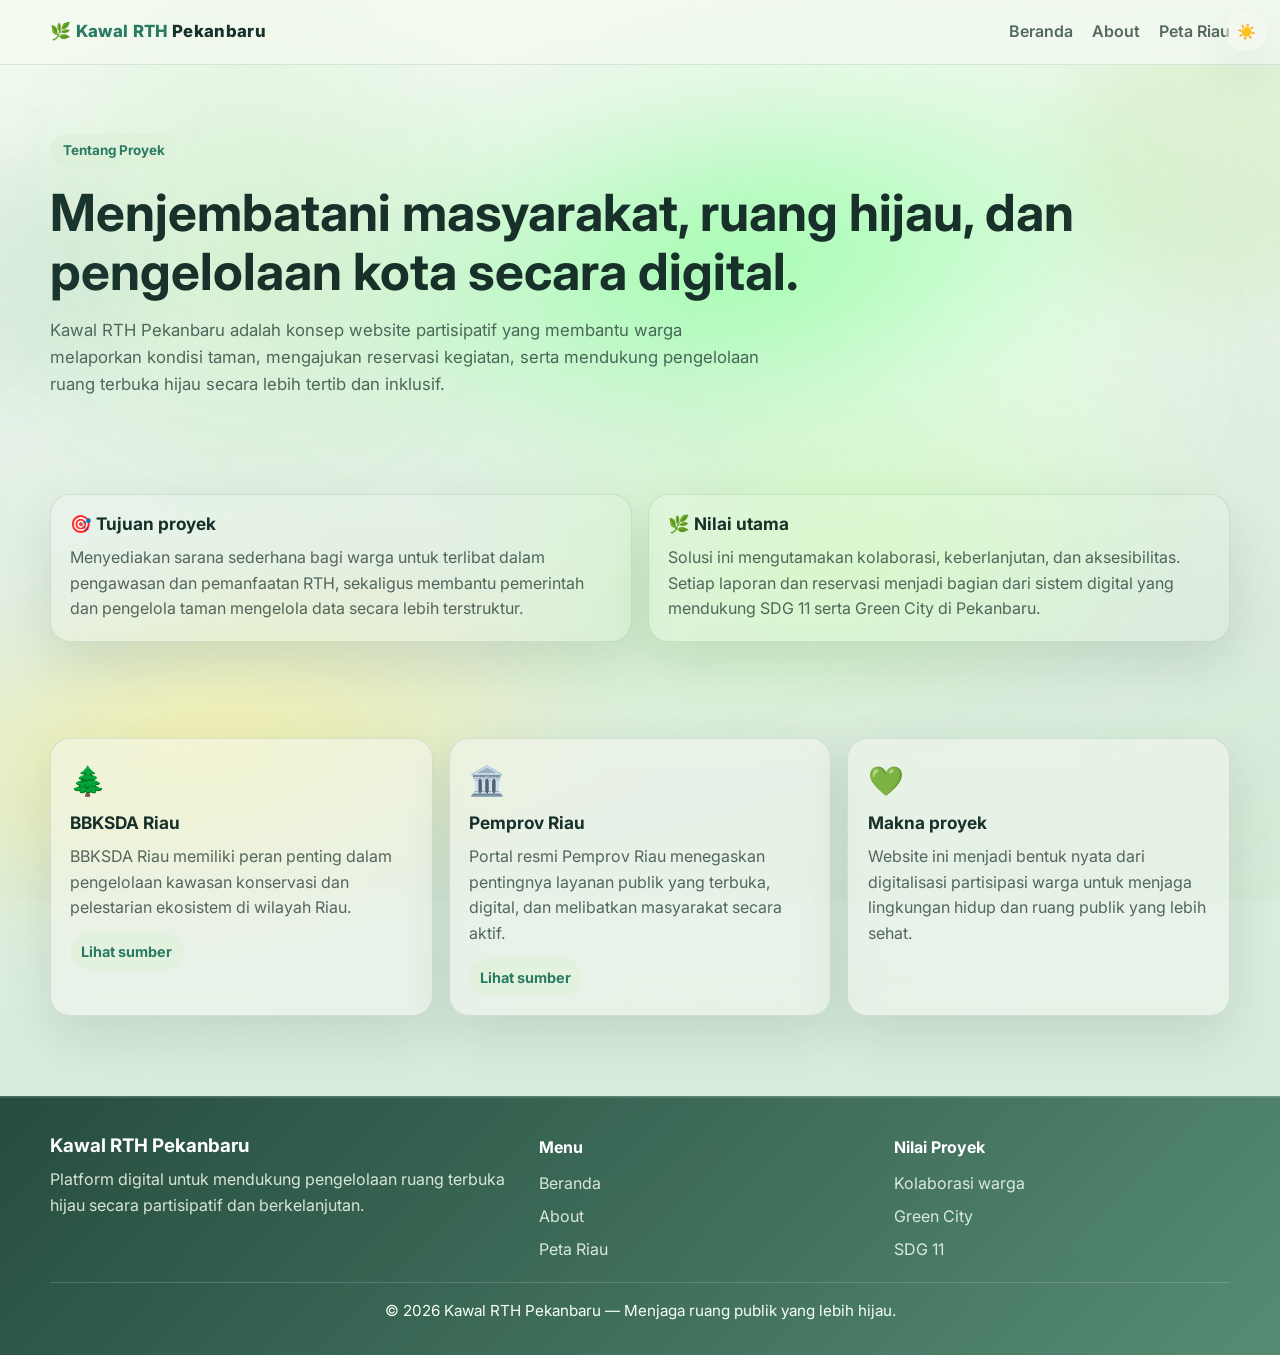
<file: about.html>
<!DOCTYPE html>
<html lang="id">
  <head>
    <meta charset="UTF-8" />
    <meta name="viewport" content="width=device-width, initial-scale=1.0" />
    <title>About - Kawal RTH Pekanbaru</title>
    <link rel="preconnect" href="https://fonts.googleapis.com" />
    <link rel="preconnect" href="https://fonts.gstatic.com" crossorigin />
    <link href="https://fonts.googleapis.com/css2?family=Inter:wght@400;500;600;700;800&display=swap" rel="stylesheet" />
    <link rel="stylesheet" href="style.css" />
  </head>
  <body>
    <button class="theme-toggle" id="themeToggle" aria-label="Ganti mode tampilan" title="Ganti mode tampilan">☀️</button>

    <header class="navbar">
      <div class="container nav-wrap">
        <a href="index.html" class="brand">🌿 <span>Kawal RTH</span> Pekanbaru</a>
        <button class="nav-toggle" type="button" aria-label="Buka menu navigasi" aria-expanded="false">
          <span></span>
          <span></span>
          <span></span>
        </button>
        <nav class="nav-links" aria-label="Navigasi utama">
          <a href="index.html">Beranda</a>
          <a href="about.html">About</a>
          <a href="detail.html">Peta Riau</a>
        </nav>
      </div>
    </header>

    <main>
      <section class="hero">
        <div class="container">
          <div class="eyebrow">Tentang Proyek</div>
          <h1>Menjembatani masyarakat, ruang hijau, dan pengelolaan kota secara digital.</h1>
          <p>
            Kawal RTH Pekanbaru adalah konsep website partisipatif yang membantu warga melaporkan kondisi taman, mengajukan reservasi kegiatan, serta mendukung pengelolaan ruang terbuka hijau secara lebih tertib dan inklusif.
          </p>
        </div>
      </section>

      <section class="section">
        <div class="container grid-2">
          <div class="card reveal">
            <h3>🎯 Tujuan proyek</h3>
            <p>
              Menyediakan sarana sederhana bagi warga untuk terlibat dalam pengawasan dan pemanfaatan RTH, sekaligus membantu pemerintah dan pengelola taman mengelola data secara lebih terstruktur.
            </p>
          </div>
          <div class="card reveal">
            <h3>🌿 Nilai utama</h3>
            <p>
              Solusi ini mengutamakan kolaborasi, keberlanjutan, dan aksesibilitas. Setiap laporan dan reservasi menjadi bagian dari sistem digital yang mendukung SDG 11 serta Green City di Pekanbaru.
            </p>
          </div>
        </div>
      </section>

      <section class="section">
        <div class="container info-grid">
          <div class="card info-card reveal">
            <div class="icon">🌲</div>
            <h3>BBKSDA Riau</h3>
            <p>BBKSDA Riau memiliki peran penting dalam pengelolaan kawasan konservasi dan pelestarian ekosistem di wilayah Riau.</p>
            <div class="link-row">
              <a class="link-pill" href="https://bbksda-riau.id/" target="_blank" rel="noreferrer">Lihat sumber</a>
            </div>
          </div>
          <div class="card info-card reveal">
            <div class="icon">🏛️</div>
            <h3>Pemprov Riau</h3>
            <p>Portal resmi Pemprov Riau menegaskan pentingnya layanan publik yang terbuka, digital, dan melibatkan masyarakat secara aktif.</p>
            <div class="link-row">
              <a class="link-pill" href="https://www.riau.go.id/" target="_blank" rel="noreferrer">Lihat sumber</a>
            </div>
          </div>
          <div class="card info-card reveal">
            <div class="icon">💚</div>
            <h3>Makna proyek</h3>
            <p>Website ini menjadi bentuk nyata dari digitalisasi partisipasi warga untuk menjaga lingkungan hidup dan ruang publik yang lebih sehat.</p>
          </div>
        </div>
      </section>
    </main>

    <footer class="site-footer">
      <div class="container footer-grid">
        <div>
          <h3>Kawal RTH Pekanbaru</h3>
          <p>Platform digital untuk mendukung pengelolaan ruang terbuka hijau secara partisipatif dan berkelanjutan.</p>
        </div>
        <div>
          <h4>Menu</h4>
          <ul>
            <li>Beranda</li>
            <li>About</li>
            <li>Peta Riau</li>
          </ul>
        </div>
        <div>
          <h4>Nilai Proyek</h4>
          <ul>
            <li>Kolaborasi warga</li>
            <li>Green City</li>
            <li>SDG 11</li>
          </ul>
        </div>
      </div>
      <div class="container footer-bottom">
        <p>© 2026 Kawal RTH Pekanbaru — Menjaga ruang publik yang lebih hijau.</p>
      </div>
    </footer>

    <script src="script.js"></script>
  </body>
</html>
</file>
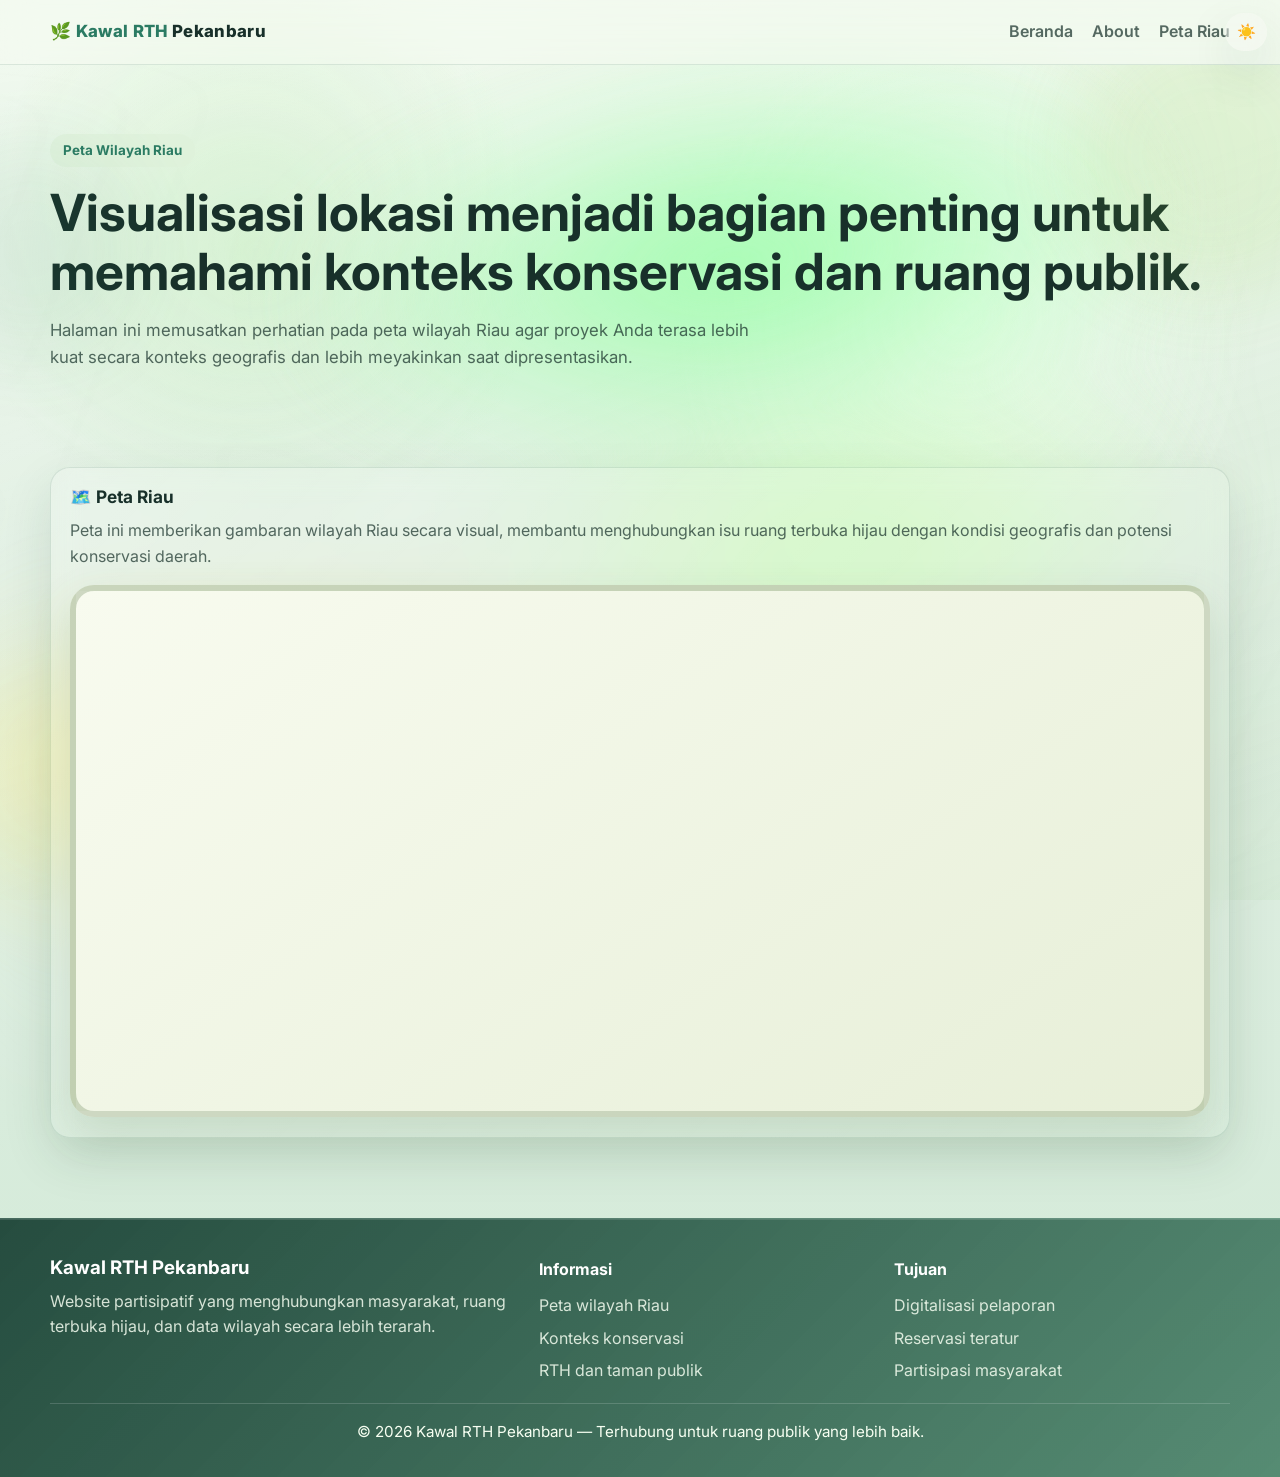
<file: detail.html>
<!DOCTYPE html>
<html lang="id">
  <head>
    <meta charset="UTF-8" />
    <meta name="viewport" content="width=device-width, initial-scale=1.0" />
    <title>Peta Riau - Kawal RTH Pekanbaru</title>
    <link rel="preconnect" href="https://fonts.googleapis.com" />
    <link rel="preconnect" href="https://fonts.gstatic.com" crossorigin />
    <link href="https://fonts.googleapis.com/css2?family=Inter:wght@400;500;600;700;800&display=swap" rel="stylesheet" />
    <link rel="stylesheet" href="style.css" />
  </head>
  <body>
    <button class="theme-toggle" id="themeToggle" aria-label="Ganti mode tampilan" title="Ganti mode tampilan">☀️</button>

    <header class="navbar">
      <div class="container nav-wrap">
        <a href="index.html" class="brand">🌿 <span>Kawal RTH</span> Pekanbaru</a>
        <button class="nav-toggle" type="button" aria-label="Buka menu navigasi" aria-expanded="false">
          <span></span>
          <span></span>
          <span></span>
        </button>
        <nav class="nav-links" aria-label="Navigasi utama">
          <a href="index.html">Beranda</a>
          <a href="about.html">About</a>
          <a href="detail.html">Peta Riau</a>
        </nav>
      </div>
    </header>

    <main>
      <section class="hero">
        <div class="container">
          <div class="eyebrow">Peta Wilayah Riau</div>
          <h1>Visualisasi lokasi menjadi bagian penting untuk memahami konteks konservasi dan ruang publik.</h1>
          <p>
            Halaman ini memusatkan perhatian pada peta wilayah Riau agar proyek Anda terasa lebih kuat secara konteks geografis dan lebih meyakinkan saat dipresentasikan.
          </p>
        </div>
      </section>

      <section class="section">
        <div class="container">
          <div class="card reveal">
            <h3>🗺️ Peta Riau</h3>
            <p>
              Peta ini memberikan gambaran wilayah Riau secara visual, membantu menghubungkan isu ruang terbuka hijau dengan kondisi geografis dan potensi konservasi daerah.
            </p>
            <div class="map-shell" style="margin-top: 1rem;">
              <iframe
                src="https://www.google.com/maps?q=RTH+Alam+Mayang+Park+Pekanbaru|RTH+Putri+Kaca+Mayang+Pekanbaru|RTH+Tunjuk+Ajar+Integritas+Jl.+H.+Juanda+Pekanbaru&z=12&output=embed"
                title="Peta lokasi tiga RTH di Pekanbaru"
                loading="lazy"
                referrerpolicy="no-referrer-when-downgrade"
                allowfullscreen>
              </iframe>
            </div>
          </div>
        </div>
      </section>
    </main>

    <footer class="site-footer">
      <div class="container footer-grid">
        <div>
          <h3>Kawal RTH Pekanbaru</h3>
          <p>Website partisipatif yang menghubungkan masyarakat, ruang terbuka hijau, dan data wilayah secara lebih terarah.</p>
        </div>
        <div>
          <h4>Informasi</h4>
          <ul>
            <li>Peta wilayah Riau</li>
            <li>Konteks konservasi</li>
            <li>RTH dan taman publik</li>
          </ul>
        </div>
        <div>
          <h4>Tujuan</h4>
          <ul>
            <li>Digitalisasi pelaporan</li>
            <li>Reservasi teratur</li>
            <li>Partisipasi masyarakat</li>
          </ul>
        </div>
      </div>
      <div class="container footer-bottom">
        <p>© 2026 Kawal RTH Pekanbaru — Terhubung untuk ruang publik yang lebih baik.</p>
      </div>
    </footer>

    <script src="script.js"></script>
  </body>
</html>
</file>
<file: style.css>
:root {
  --bg: #dfeee2;
  --bg-strong: #d2ead7;
  --surface: rgba(245, 248, 241, 0.52);
  --surface-soft: rgba(223, 241, 218, 0.7);
  --surface-strong: rgba(219, 236, 205, 0.78);
  --text: #18302a;
  --muted: rgba(24, 48, 42, 0.72);
  --primary: #2b7b63;
  --primary-2: #7bb98f;
  --accent: #d9d1a2;
  --accent-2: #b6d68b;
  --shadow: 0 20px 50px rgba(28, 64, 40, 0.12);
  --border: rgba(39, 92, 71, 0.12);
  --navbar-bg: rgba(247, 250, 241, 0.46);
  --footer-bg: linear-gradient(135deg, rgba(26, 66, 53, 0.94) 0%, rgba(55, 116, 90, 0.8) 100%);
  --hero-card-bg: linear-gradient(145deg, rgba(247, 251, 241, 0.52), rgba(232, 244, 226, 0.82));
  --input-bg: rgba(255, 255, 255, 0.26);
}

body.dark-mode {
  --bg: #071a19;
  --bg-strong: #0b2727;
  --surface: rgba(14, 30, 28, 0.6);
  --surface-soft: rgba(19, 54, 52, 0.62);
  --surface-strong: rgba(15, 73, 68, 0.7);
  --text: #ebf8eb;
  --muted: rgba(235, 248, 235, 0.78);
  --primary: #b4f1d6;
  --primary-2: #5ec6b3;
  --accent: #dffd9d;
  --accent-2: #86dca3;
  --shadow: 0 24px 60px rgba(0, 0, 0, 0.52);
  --border: rgba(177, 255, 228, 0.18);
  --navbar-bg: rgba(9, 17, 17, 0.56);
  --footer-bg: linear-gradient(135deg, rgba(5, 11, 12, 0.96) 0%, rgba(17, 45, 43, 0.82) 100%);
  --hero-card-bg: linear-gradient(145deg, rgba(18, 45, 43, 0.7), rgba(11, 33, 31, 0.8));
  --input-bg: rgba(8, 26, 25, 0.7);
}

* {
  box-sizing: border-box;
  margin: 0;
  padding: 0;
}

html {
  scroll-behavior: smooth;
}

body {
  position: relative;
  isolation: isolate;
  font-family: "Inter", sans-serif;
  color: var(--text);
  line-height: 1.6;
  background: linear-gradient(180deg, #edf9ea 0%, var(--bg) 46%, var(--bg-strong) 100%);
  transition: background 0.35s ease, color 0.35s ease;
}

body::before {
  content: "";
  position: fixed;
  inset: 0;
  z-index: -2;
  pointer-events: none;
  background:
    radial-gradient(circle, rgba(255,255,255,0.9) 0 1.3%, transparent 1.8%) 0 0 / 18px 18px,
    radial-gradient(circle at 20% 28%, rgba(177, 233, 169, 0.44), transparent 24%),
    radial-gradient(circle at 75% 35%, rgba(233, 255, 232, 0.82), transparent 26%),
    linear-gradient(160deg, rgba(255,255,255,0.24), rgba(255,255,255,0) 42%, rgba(186, 220, 177, 0.18));
  opacity: 0.9;
}

body::after {
  content: "";
  position: fixed;
  inset: -10% -8%;
  z-index: -1;
  pointer-events: none;
  background:
    radial-gradient(68% 35% at 18% 72%, rgba(255, 240, 170, 0.76), transparent 42%),
    radial-gradient(76% 44% at 58% 34%, rgba(170, 250, 182, 0.92), transparent 40%),
    radial-gradient(72% 42% at 62% 62%, rgba(214, 247, 200, 0.9), transparent 36%),
    linear-gradient(120deg, rgba(255,255,255,0.1), rgba(255,255,255,0));
  filter: blur(58px) saturate(150%);
  transform: rotate(-8deg);
  opacity: 0.95;
}

body.dark-mode {
  background: linear-gradient(180deg, #020a0a 0%, #071c1d 28%, #081d1a 100%);
}

body.dark-mode::before {
  background:
    radial-gradient(circle, rgba(236,255,244,0.75) 0 1.2%, transparent 1.9%) 0 0 / 16px 16px,
    radial-gradient(circle at 30% 25%, rgba(122, 255, 187, 0.16), transparent 24%),
    radial-gradient(circle at 68% 18%, rgba(89, 223, 193, 0.18), transparent 28%),
    linear-gradient(160deg, rgba(4, 10, 10, 0.82), rgba(10, 23, 22, 0.75) 45%, rgba(3, 11, 10, 0.88));
  opacity: 1;
}

body.dark-mode::after {
  background:
    radial-gradient(42% 38% at 23% 62%, rgba(255, 240, 170, 0.65), transparent 38%),
    radial-gradient(52% 36% at 55% 46%, rgba(121, 255, 175, 0.85), transparent 38%),
    radial-gradient(48% 32% at 71% 74%, rgba(92, 215, 182, 0.75), transparent 36%),
    linear-gradient(120deg, rgba(255,255,255,0.06), rgba(0,0,0,0));
  filter: blur(84px) saturate(200%);
  opacity: 1;
  transform: rotate(-15deg) scale(1.08);
}

a {
  color: inherit;
  text-decoration: none;
}
img {
  max-width: 100%;
  display: block;
}

.container {
  width: min(1180px, calc(100% - 2rem));
  margin: 0 auto;
}

.navbar {
  position: sticky;
  top: 0;
  z-index: 30;
  backdrop-filter: blur(16px);
  background: var(--navbar-bg);
  border-bottom: 1px solid var(--border);
}
.nav-wrap {
  display: flex;
  align-items: center;
  justify-content: space-between;
  gap: 1rem;
  padding: 1rem 0;
  position: relative;
}
.brand {
  font-weight: 800;
  font-size: 1.05rem;
  letter-spacing: 0.02em;
  line-height: 1.3;
}
.brand span {
  color: var(--primary);
}
.nav-links {
  display: flex;
  gap: 1.2rem;
  font-weight: 600;
  color: var(--muted);
  align-items: center;
  position: relative;
  z-index: 5;
  pointer-events: auto;
}
.nav-links a {
  position: relative;
  z-index: 6;
  display: inline-block;
  padding: 0.2rem 0;
}
.nav-links a:hover {
  color: var(--primary);
}
.nav-toggle {
  display: none;
  border: 1px solid var(--border);
  background: var(--surface);
  border-radius: 12px;
  width: 2.4rem;
  height: 2.4rem;
  padding: 0.45rem;
  cursor: pointer;
  align-items: center;
  justify-content: center;
  flex-direction: column;
  gap: 0.22rem;
  box-shadow: var(--shadow);
}
.nav-toggle span {
  display: block;
  width: 100%;
  height: 2px;
  border-radius: 999px;
  background: var(--text);
  transition: transform 0.25s ease, opacity 0.25s ease;
}
.nav-toggle.is-open span:nth-child(1) {
  transform: translateY(6px) rotate(45deg);
}
.nav-toggle.is-open span:nth-child(2) {
  opacity: 0;
}
.nav-toggle.is-open span:nth-child(3) {
  transform: translateY(-6px) rotate(-45deg);
}

.hero {
  padding: 4.3rem 0 3rem;
  position: relative;
  overflow: hidden;
}
.hero::before,
.hero::after {
  content: "";
  position: absolute;
  border-radius: 50%;
  filter: blur(40px);
  opacity: 0.35;
  animation: pulse 8s ease-in-out infinite;
}
.hero::before {
  width: 280px;
  height: 280px;
  right: -70px;
  top: -50px;
  background: rgba(143, 207, 60, 0.35);
}
.hero::after {
  width: 220px;
  height: 220px;
  left: -80px;
  bottom: 60px;
  background: rgba(47, 143, 98, 0.22);
}
.hero-grid {
  display: grid;
  grid-template-columns: 1.1fr 0.9fr;
  gap: 1.5rem;
  align-items: center;
}
.eyebrow {
  display: inline-block;
  padding: 0.38rem 0.8rem;
  border-radius: 999px;
  background: var(--surface-soft);
  color: var(--primary);
  font-weight: 700;
  font-size: 0.84rem;
  margin-bottom: 1rem;
}
h1, h2, h3 {
  line-height: 1.15;
}
.hero h1 {
  font-size: clamp(2.2rem, 4vw, 3.4rem);
  margin-bottom: 1rem;
}
.hero p {
  color: var(--muted);
  font-size: 1.05rem;
  max-width: 720px;
}
.hero-title-sub {
  font-weight: 700;
  color: var(--primary);
  margin-bottom: 0.6rem;
}
.hero-actions {
  display: flex;
  flex-wrap: wrap;
  gap: 0.9rem;
  margin: 1.3rem 0 1.6rem;
}
.btn {
  display: inline-flex;
  align-items: center;
  justify-content: center;
  gap: 0.4rem;
  padding: 0.84rem 1.15rem;
  border-radius: 999px;
  font-weight: 700;
  transition: transform 0.2s ease, box-shadow 0.2s ease;
}
.btn:hover {
  transform: translateY(-2px);
}
.btn-primary {
  background: linear-gradient(135deg, var(--primary), var(--primary-2));
  color: white;
  box-shadow: var(--shadow);
}
.btn-light {
  background: white;
  color: var(--primary);
  border: 1px solid var(--border);
}
.hero-stats {
  display: grid;
  grid-template-columns: repeat(3, minmax(0, 1fr));
  gap: 0.8rem;
}
.stat-card {
  padding: 1rem;
  background: var(--surface);
  border: 1px solid var(--border);
  border-radius: 16px;
  box-shadow: var(--shadow);
}
.stat-card strong {
  display: block;
  font-size: 1.2rem;
  color: var(--primary);
}
.hero-card {
  background: var(--hero-card-bg);
  border-radius: 24px;
  padding: 1.2rem;
  box-shadow: var(--shadow);
  border: 1px solid var(--border);
  animation: floatUp 1s ease both;
}
.hero-card h3 {
  margin-bottom: 0.7rem;
}
.hero-card ul {
  list-style: none;
  display: grid;
  gap: 0.68rem;
}
.hero-card li {
  padding: 0.75rem 0.8rem;
  border-radius: 14px;
  background: var(--surface-soft);
  color: var(--text);
  font-weight: 600;
}

.policy-section {
  padding-top: 1.5rem;
}
.policy-section .eyebrow {
  margin-bottom: 0.55rem;
}
.policy-status {
  color: var(--primary);
  font-size: 0.9rem;
  font-weight: 700;
  white-space: nowrap;
}
.policy-carousel {
  overflow: hidden;
  border: 1px solid var(--border);
  border-radius: 24px;
  background: var(--surface);
  box-shadow: var(--shadow);
  outline: none;
}
.policy-carousel:focus-visible {
  box-shadow: 0 0 0 4px rgba(43, 123, 99, 0.25), var(--shadow);
}
.policy-track {
  display: flex;
  transition: transform 0.55s cubic-bezier(0.22, 0.61, 0.36, 1);
}
.policy-slide {
  flex: 0 0 100%;
  display: grid;
  grid-template-columns: minmax(260px, 0.95fr) 1.05fr;
  min-height: 330px;
  background: linear-gradient(120deg, rgba(27, 75, 56, 0.96), rgba(77, 137, 89, 0.84));
  color: #f7fff2;
}
.policy-slide img {
  width: 100%;
  height: 100%;
  min-height: 330px;
  object-fit: cover;
}
.policy-copy {
  display: flex;
  flex-direction: column;
  justify-content: center;
  padding: clamp(1.5rem, 4vw, 3.2rem);
}
.policy-number {
  color: #d9f29b;
  font-size: 0.82rem;
  font-weight: 800;
  letter-spacing: 0.08em;
  text-transform: uppercase;
}
.policy-copy h3 {
  max-width: 520px;
  margin: 0.65rem 0 0.8rem;
  font-size: clamp(1.45rem, 3vw, 2.35rem);
}
.policy-copy p {
  max-width: 560px;
  color: rgba(247, 255, 242, 0.84);
}
.policy-controls {
  display: flex;
  align-items: center;
  justify-content: center;
  gap: 1rem;
  padding: 0.85rem 1rem;
  background: var(--surface-strong);
}
.policy-arrow,
.policy-dot {
  border: 0;
  cursor: pointer;
}
.policy-arrow {
  display: grid;
  width: 2.2rem;
  height: 2.2rem;
  place-items: center;
  border-radius: 50%;
  background: var(--primary);
  color: white;
  font-size: 1.2rem;
  transition: transform 0.2s ease, background 0.2s ease;
}
.policy-arrow:hover {
  background: var(--primary-2);
  transform: scale(1.06);
}
.policy-dots {
  display: flex;
  align-items: center;
  gap: 0.45rem;
}
.policy-dot {
  width: 0.55rem;
  height: 0.55rem;
  padding: 0;
  border-radius: 50%;
  background: rgba(43, 123, 99, 0.3);
  transition: width 0.25s ease, border-radius 0.25s ease, background 0.25s ease;
}
.policy-dot.is-active {
  width: 1.6rem;
  border-radius: 999px;
  background: var(--primary);
}
.policy-arrow:focus-visible,
.policy-dot:focus-visible {
  outline: 3px solid rgba(217, 242, 155, 0.9);
  outline-offset: 3px;
}

.section {
  padding: 3rem 0;
}
.section.alt {
  padding-top: 1rem;
}
.section-heading {
  display: flex;
  align-items: flex-end;
  justify-content: space-between;
  gap: 0.8rem;
  margin-bottom: 1.1rem;
}
.section-heading h2 {
  font-size: clamp(1.35rem, 2.2vw, 1.8rem);
}
.section-heading p {
  color: var(--muted);
}
.grid-2 {
  display: grid;
  grid-template-columns: repeat(2, minmax(0, 1fr));
  gap: 1rem;
}
.card {
  background: linear-gradient(135deg, rgba(255,255,255,0.18), rgba(255,255,255,0.04));
  backdrop-filter: blur(14px);
  -webkit-backdrop-filter: blur(14px);
  padding: 1.2rem;
  border-radius: 20px;
  box-shadow: var(--shadow);
  border: 1px solid var(--border);
}

#masalah .card,
#about-preview .card {
  background: var(--surface);
}
.card h3 {
  margin-bottom: 0.7rem;
  font-size: 1.08rem;
}
.card p,
.card li {
  color: var(--muted);
}
.chip-row {
  display: flex;
  flex-wrap: wrap;
  gap: 0.6rem;
  margin-top: 0.8rem;
}
.chip {
  padding: 0.45rem 0.8rem;
  border-radius: 999px;
  background: var(--surface-soft);
  color: var(--primary);
  font-size: 0.88rem;
  font-weight: 700;
}
.info-grid {
  display: grid;
  grid-template-columns: repeat(3, minmax(0, 1fr));
  gap: 1rem;
}
.info-card {
  background: var(--surface);
  border: 1px solid var(--border);
}
.info-card .icon {
  font-size: 1.8rem;
  margin-bottom: 0.55rem;
}
.info-card ul {
  list-style: none;
  display: grid;
  gap: 0.55rem;
  margin-top: 0.75rem;
}
.info-card li {
  padding: 0.55rem 0.65rem;
  border-radius: 10px;
  background: #f6fbed;
}
.map-card {
  position: relative;
  overflow: hidden;
}
.map-shell {
  border-radius: 24px;
  overflow: hidden;
  min-height: 520px;
  max-height: 680px;
  border: 6px solid rgba(79, 111, 61, 0.25);
  box-shadow: 0 18px 44px rgba(79, 111, 61, 0.16);
  margin-top: 0.7rem;
  background: linear-gradient(145deg, #f8fbef 0%, #e7efd8 100%);
}

.map-shell iframe {
  width: 100%;
  height: 100%;
  min-height: 520px;
  border: 0;
  display: block;
}

@media (max-width: 720px) {
  .map-shell,
  .map-shell iframe {
    min-height: 340px;
    height: 340px;
  }
}
.link-row {
  display: flex;
  flex-wrap: wrap;
  gap: 0.55rem;
  margin-top: 0.75rem;
}
.link-pill {
  display: inline-flex;
  align-items: center;
  gap: 0.35rem;
  padding: 0.45rem 0.7rem;
  border-radius: 999px;
  background: var(--surface-soft);
  color: var(--primary);
  font-size: 0.9rem;
  font-weight: 700;
}
.feature-grid {
  display: grid;
  grid-template-columns: repeat(4, minmax(0, 1fr));
  gap: 1rem;
}
.feature-card {
  background: var(--surface);
  padding: 1.1rem;
  border-radius: 18px;
  box-shadow: var(--shadow);
  border: 1px solid var(--border);
  transition: transform 0.25s ease, box-shadow 0.25s ease;
}
.feature-card:hover,
.park-card:hover,
.timeline-card:hover {
  transform: translateY(-4px);
}
.feature-card .icon {
  font-size: 1.6rem;
  margin-bottom: 0.55rem;
}
.park-grid {
  display: grid;
  grid-template-columns: repeat(3, minmax(0, 1fr));
  gap: 1rem;
}
.park-card {
  background: var(--surface);
  border-radius: 20px;
  overflow: hidden;
  box-shadow: var(--shadow);
  border: 1px solid var(--border);
  transition: transform 0.25s ease, box-shadow 0.25s ease;
}
.park-thumb {
  height: 180px;
  background-size: cover;
  background-position: center;
  background-repeat: no-repeat;
  display: block;
}

.park-card--alam-mayang .park-thumb {
  background-image: url('Asset/Alam-Mayang-pagi.jpg')
}

.park-card--putri-kaca-mayang .park-thumb {
  background-image: url('Asset/RTH-PUTRI-KACA-MAYANG-PAGI.jpg');
}

.park-card--pedestrian-center .park-thumb {
  background-image: url('Asset/RTH-PEDESTRIAN-CENTER-PAGI.jpg');
}

body.dark-mode .park-card--alam-mayang .park-thumb {
  background-image: url('Asset/Alam-Mayang-malam.jpg');
}

body.dark-mode .park-card--putri-kaca-mayang .park-thumb {
  background-image: url('Asset/unnamed.jpg');
}

body.dark-mode .park-card--pedestrian-center .park-thumb {
  background-image: url('Asset/RTH-PEDESTRIAN-CENTER-MALAM.jpg');
}

.park-content {
  padding: 1rem;
}
.park-content p {
  color: var(--muted);
  font-size: 0.95rem;
  margin-bottom: 0.6rem;
}
.timeline {
  display: grid;
  grid-template-columns: repeat(4, minmax(0, 1fr));
  gap: 1rem;
}
.timeline-card {
  background: var(--surface);
  padding: 1rem;
  border-radius: 18px;
  box-shadow: var(--shadow);
  border: 1px solid var(--border);
  transition: transform 0.25s ease, box-shadow 0.25s ease;
}
.timeline-card strong {
  color: var(--primary);
  display: block;
  margin-bottom: 0.35rem;
}
form {
  display: grid;
  gap: 0.8rem;
}
label {
  font-weight: 700;
  font-size: 0.95rem;
}
input,
textarea,
select {
  width: 100%;
  border: 1px solid var(--border);
  border-radius: 12px;
  padding: 0.8rem 0.9rem;
  font: inherit;
  background: var(--input-bg);
  color: var(--text);
}
textarea {
  min-height: 110px;
  resize: vertical;
}
.status-list {
  display: grid;
  gap: 0.65rem;
}
.status-item {
  padding: 0.8rem 0.9rem;
  border-radius: 12px;
  background: var(--surface-soft);
}
.status-item strong {
  color: var(--primary);
}
.notice {
  position: fixed;
  right: 1rem;
  bottom: 1rem;
  z-index: 80;
  width: min(260px, calc(100% - 2rem));
  min-height: 180px;
  padding: 0.75rem;
  border-radius: 24px;
  background: linear-gradient(135deg, rgba(248, 255, 244, 0.96) 0%, rgba(217, 246, 196, 0.96) 100%);
  color: var(--primary);
  border: 1px solid rgba(31, 94, 63, 0.16);
  box-shadow: 0 18px 40px rgba(14, 42, 30, 0.18);
  display: none;
  align-items: center;
  justify-content: center;
  animation: noticePopup 0.35s ease both;
}

.plant-modal-svg {
  width: 100%;
  max-width: 210px;
  height: auto;
  display: block;
}

.notice.success {
  background: linear-gradient(135deg, #f2ffe8 0%, #dff6cc 100%);
  color: #175b32;
}

.notice.error {
  background: linear-gradient(135deg, #fff4f4 0%, #ffe0e0 100%);
  color: #a12c2c;
}

.notice.show {
  display: block;
}
.reveal {
  opacity: 0;
  transform: translateY(18px) scale(0.98);
  transition: opacity 0.7s ease, transform 0.7s ease;
}
.reveal.visible {
  opacity: 1;
  transform: translateY(0) scale(1);
}

.info-panel {
  background: linear-gradient(135deg, var(--surface) 0%, var(--surface-soft) 100%);
}

.info-panel h3 {
  color: var(--primary);
}
footer {
  padding: 0;
}

.site-footer {
  margin-top: 2rem;
  padding: 2.4rem 0 2rem;
  background: var(--footer-bg);
  color: #f7fff2;
  border-top: 1px solid rgba(255, 255, 255, 0.12);
  box-shadow: inset 0 1px 0 rgba(255,255,255,0.12);
}

.footer-grid {
  display: grid;
  grid-template-columns: 1.4fr 1fr 1fr;
  gap: 1.2rem;
  align-items: start;
}

.footer-grid h3,
.footer-grid h4 {
  margin-bottom: 0.65rem;
  color: #ffffff;
}

.footer-grid p,
.footer-grid li {
  color: rgba(247, 255, 242, 0.84);
}

.footer-grid ul {
  list-style: none;
  display: grid;
  gap: 0.45rem;
}

.footer-bottom {
  margin-top: 1.2rem;
  padding-top: 1rem;
  border-top: 1px solid rgba(255, 255, 255, 0.16);
  text-align: center;
  font-size: 0.95rem;
}

@keyframes floatUp {
  from {
    transform: translateY(20px);
    opacity: 0;
  }
  to {
    transform: translateY(0);
    opacity: 1;
  }
}
@keyframes pulse {
  0%, 100% {
    transform: scale(1);
  }
  50% {
    transform: scale(1.05);
  }
}

@keyframes noticePopup {
  from {
    opacity: 0;
    transform: translateY(16px) scale(0.97);
  }
  to {
    opacity: 1;
    transform: translateY(0) scale(1);
  }
}

.theme-toggle {
  position: fixed;
  right: 0.8rem;
  top: 0.8rem;
  z-index: 60;
  border: none;
  border-radius: 999px;
  padding: 0.62rem 0.72rem;
  background: var(--surface);
  color: var(--primary);
  box-shadow: var(--shadow);
  cursor: pointer;
  font-size: 0.95rem;
  transition: transform 0.2s ease, background 0.3s ease;
}
.theme-toggle:hover {
  transform: scale(1.04);
}

@media (max-width: 1180px) {
  .hero-grid {
    grid-template-columns: 1.05fr 0.95fr;
  }
  .feature-grid {
    grid-template-columns: repeat(2, minmax(0, 1fr));
  }
  .park-grid,
  .timeline {
    grid-template-columns: repeat(2, minmax(0, 1fr));
  }
}

@media (max-width: 980px) {
  .hero-grid,
  .grid-2,
  .feature-grid,
  .park-grid,
  .timeline,
  .info-grid {
    grid-template-columns: 1fr 1fr;
  }
  .nav-links {
    gap: 0.8rem;
    font-size: 0.92rem;
  }
}

@media (max-width: 820px) {
  .nav-wrap {
    flex-wrap: wrap;
  }
  .nav-links {
    gap: 0.55rem;
    font-size: 0.8rem;
  }
  .hero-grid,
  .grid-2,
  .feature-grid,
  .park-grid,
  .timeline,
  .info-grid,
  .hero-stats,
  .footer-grid {
    grid-template-columns: 1fr;
  }
  .hero {
    padding-top: 2rem;
  }
  .hero-actions {
    flex-direction: column;
    align-items: stretch;
  }
  .hero-actions .btn {
    width: 100%;
  }
  .section-heading {
    flex-direction: column;
    align-items: flex-start;
  }
  .policy-slide {
    grid-template-columns: 1fr;
  }
  .policy-slide img {
    height: 190px;
    min-height: 190px;
  }
  .policy-copy {
    min-height: 270px;
    padding: 1.35rem;
  }
  .policy-status {
    margin-top: -0.45rem;
  }
  .footer-bottom {
    text-align: left;
  }
}

@media (max-width: 720px) {
  .nav-wrap {
    position: relative;
    padding-right: 3rem;
  }
  .nav-toggle {
    display: inline-flex;
    margin-left: auto;
    position: absolute;
    right: 0.15rem;
    top: 0.5rem;
    z-index: 20;
  }
  .nav-links {
    display: none;
    width: 100%;
    flex-direction: column;
    align-items: flex-start;
    gap: 0.7rem;
    padding: 0.9rem 1rem;
    border-radius: 16px;
    border: 1px solid var(--border);
    background: var(--surface);
    box-shadow: var(--shadow);
    margin-top: 2.6rem;
    position: relative;
    z-index: 25;
    opacity: 0;
    visibility: hidden;
    pointer-events: none;
  }
  .nav-links.is-open {
    display: flex;
    opacity: 1;
    visibility: visible;
    pointer-events: auto;
  }
  .nav-links a {
    display: block;
    width: 100%;
    padding: 0.35rem 0;
  }
  .brand {
    max-width: calc(100% - 3.2rem);
    font-size: 0.9rem;
  }
  .theme-toggle {
    top: 5.8rem;
    right: 0.8rem;
  }
  .theme-toggle:hover {
    transform: scale(1.04);
  }
}

@media (max-width: 520px) {
  .theme-toggle {
    top: 5.6rem;
    right: 0.7rem;
  }
}

@media (max-width: 520px) {
  .container {
    width: min(100% - 1.2rem, 1180px);
  }
  .section {
    padding: 2.2rem 0;
  }
  .brand {
    max-width: calc(100% - 3rem);
    font-size: 0.85rem;
  }
  .nav-toggle {
    width: 2.25rem;
    height: 2.25rem;
    padding: 0.38rem;
    top: 0.4rem;
    right: 0.1rem;
  }
  .card,
  .feature-card,
  .timeline-card,
  .park-card,
  .hero-card {
    padding: 1rem;
  }
  .theme-toggle {
    right: 0.7rem;
    padding: 0.56rem 0.68rem;
  }
}
</file>
